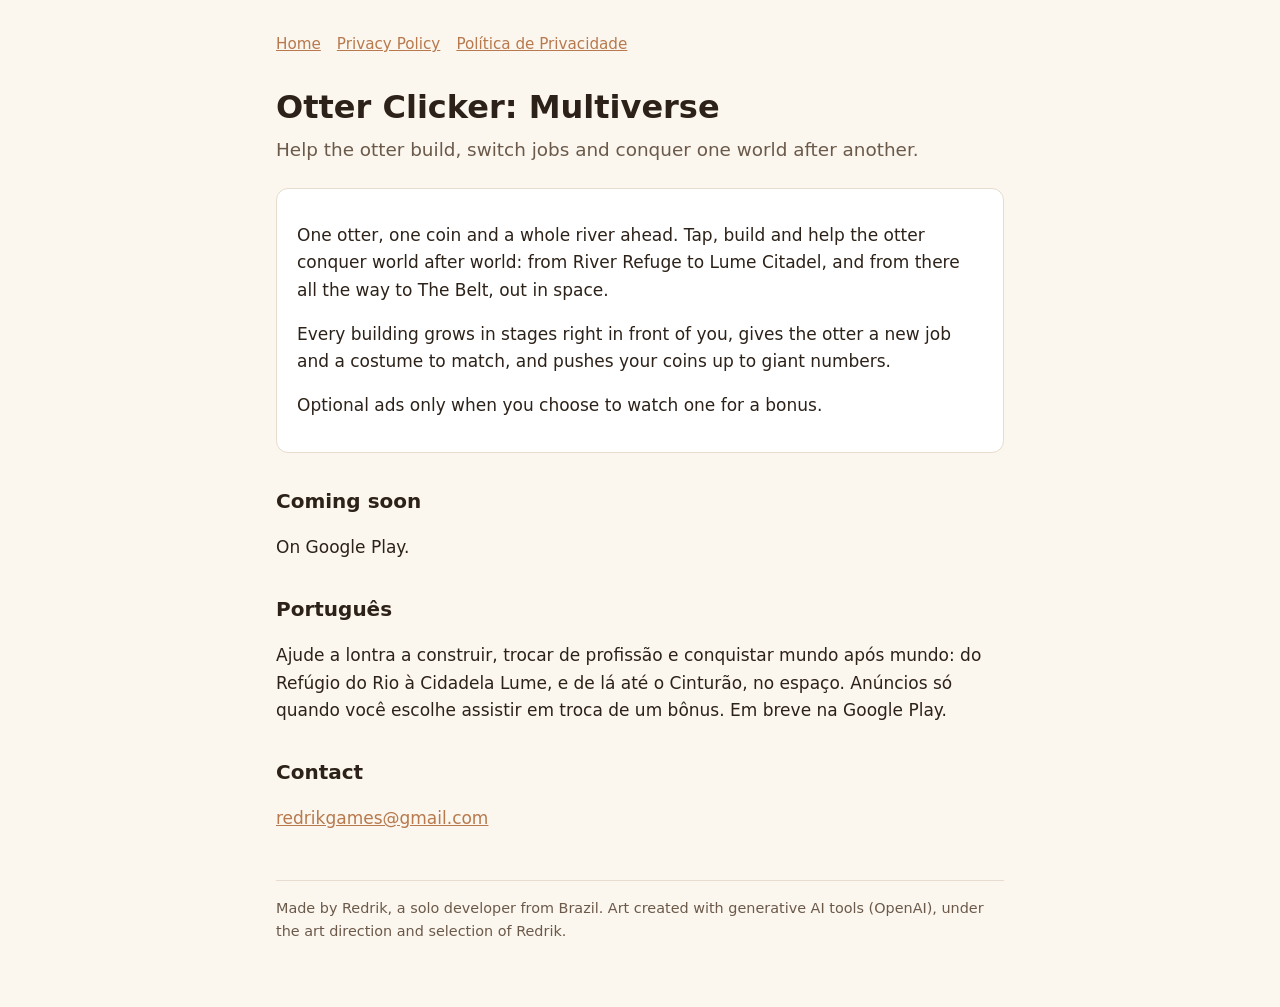
<file: index.html>
<!doctype html>
<html lang="en">
<head>
  <meta charset="utf-8">
  <meta name="viewport" content="width=device-width, initial-scale=1">
  <title>Otter Clicker: Multiverse</title>
  <meta name="description" content="Help the otter build, switch jobs and conquer one world after another.">
  <link rel="stylesheet" href="style.css">
</head>
<body>
<main>
  <nav>
    <a href="index.html">Home</a>
    <a href="privacy.html">Privacy Policy</a>
    <a href="privacidade.html">Política de Privacidade</a>
  </nav>

  <h1>Otter Clicker: Multiverse</h1>
  <p class="tagline">Help the otter build, switch jobs and conquer one world after another.</p>

  <div class="card">
    <p>One otter, one coin and a whole river ahead. Tap, build and help the otter conquer world after world: from River Refuge to Lume Citadel, and from there all the way to The Belt, out in space.</p>
    <p>Every building grows in stages right in front of you, gives the otter a new job and a costume to match, and pushes your coins up to giant numbers.</p>
    <p>Optional ads only when you choose to watch one for a bonus.</p>
  </div>

  <h2>Coming soon</h2>
  <p>On Google Play.</p>

  <h2>Português</h2>
  <p>Ajude a lontra a construir, trocar de profissão e conquistar mundo após mundo: do Refúgio do Rio à Cidadela Lume, e de lá até o Cinturão, no espaço. Anúncios só quando você escolhe assistir em troca de um bônus. Em breve na Google Play.</p>

  <h2>Contact</h2>
  <p><a href="mailto:redrikgames@gmail.com">redrikgames@gmail.com</a></p>

  <footer>
    Made by Redrik, a solo developer from Brazil. Art created with generative AI tools (OpenAI), under the art direction and selection of Redrik.
  </footer>
</main>
</body>
</html>
</file>
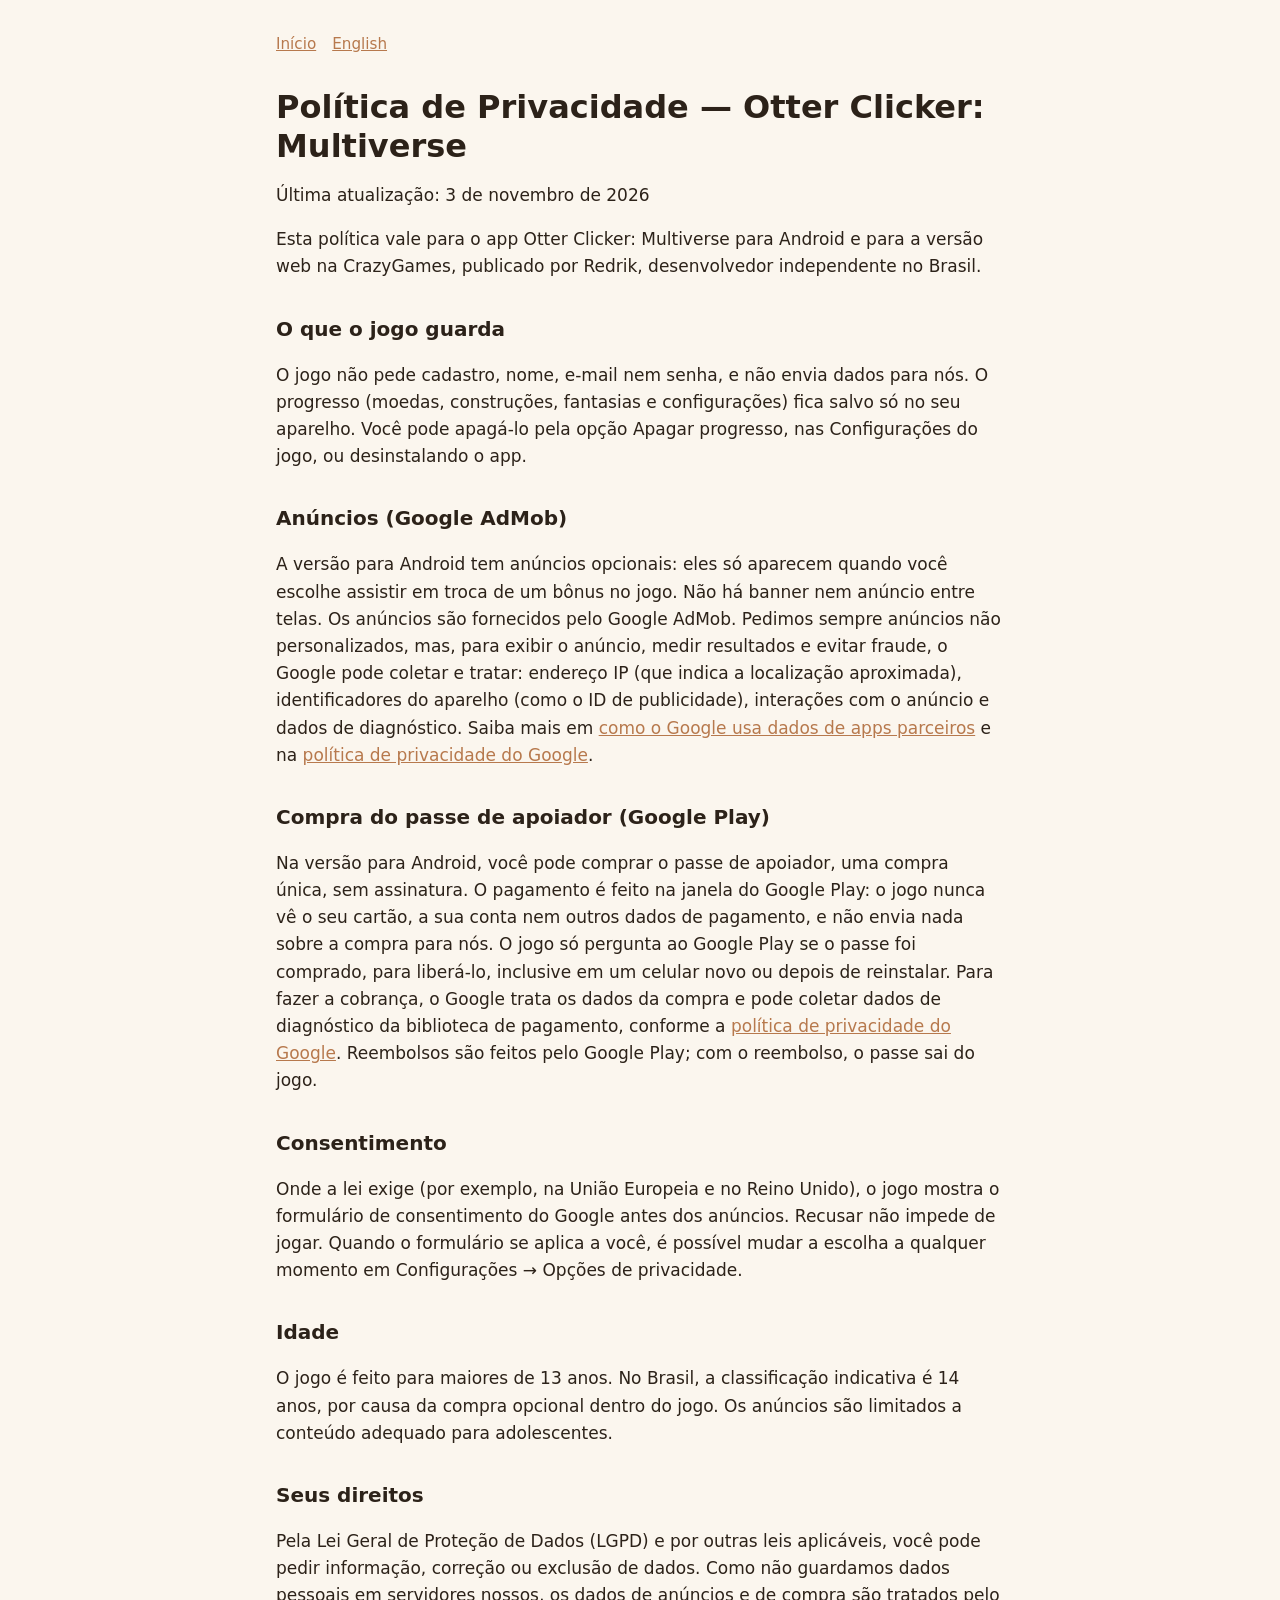
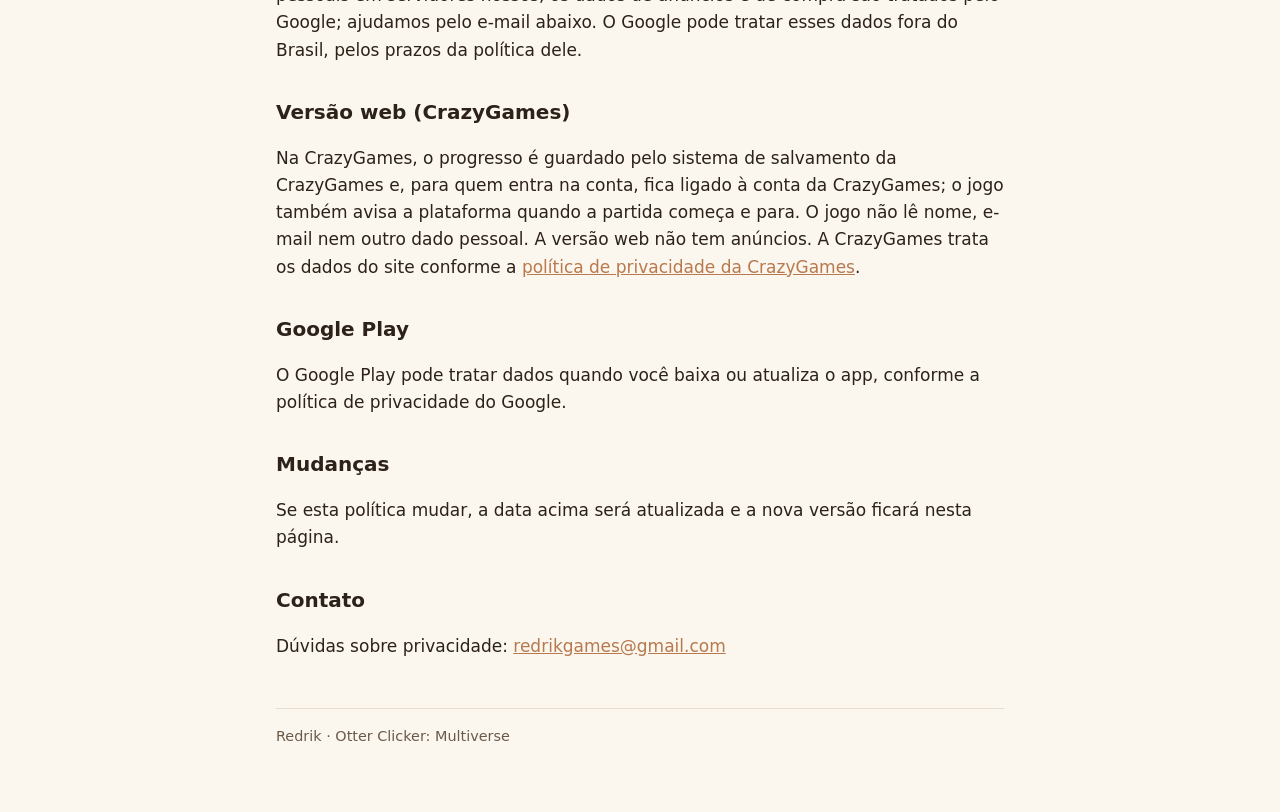
<file: privacidade.html>
<!doctype html>
<html lang="pt-BR">
<head>
  <meta charset="utf-8">
  <meta name="viewport" content="width=device-width, initial-scale=1">
  <title>Política de Privacidade — Otter Clicker: Multiverse</title>
  <link rel="stylesheet" href="style.css">
</head>
<body>
<main>
  <nav>
    <a href="index.html">Início</a>
    <a href="privacy.html">English</a>
  </nav>

  <h1>Política de Privacidade — Otter Clicker: Multiverse</h1>
  <p>Última atualização: 3 de novembro de 2026</p>

  <p>Esta política vale para o app Otter Clicker: Multiverse para Android e para a versão web na CrazyGames, publicado por Redrik, desenvolvedor independente no Brasil.</p>

  <h2>O que o jogo guarda</h2>
  <p>O jogo não pede cadastro, nome, e-mail nem senha, e não envia dados para nós. O progresso (moedas, construções, fantasias e configurações) fica salvo só no seu aparelho. Você pode apagá-lo pela opção Apagar progresso, nas Configurações do jogo, ou desinstalando o app.</p>

  <h2>Anúncios (Google AdMob)</h2>
  <p>A versão para Android tem anúncios opcionais: eles só aparecem quando você escolhe assistir em troca de um bônus no jogo. Não há banner nem anúncio entre telas. Os anúncios são fornecidos pelo Google AdMob. Pedimos sempre anúncios não personalizados, mas, para exibir o anúncio, medir resultados e evitar fraude, o Google pode coletar e tratar: endereço IP (que indica a localização aproximada), identificadores do aparelho (como o ID de publicidade), interações com o anúncio e dados de diagnóstico. Saiba mais em <a href="https://policies.google.com/technologies/partner-sites?hl=pt-BR">como o Google usa dados de apps parceiros</a> e na <a href="https://policies.google.com/privacy?hl=pt-BR">política de privacidade do Google</a>.</p>

  <h2>Compra do passe de apoiador (Google Play)</h2>
  <p>Na versão para Android, você pode comprar o passe de apoiador, uma compra única, sem assinatura. O pagamento é feito na janela do Google Play: o jogo nunca vê o seu cartão, a sua conta nem outros dados de pagamento, e não envia nada sobre a compra para nós. O jogo só pergunta ao Google Play se o passe foi comprado, para liberá-lo, inclusive em um celular novo ou depois de reinstalar. Para fazer a cobrança, o Google trata os dados da compra e pode coletar dados de diagnóstico da biblioteca de pagamento, conforme a <a href="https://policies.google.com/privacy?hl=pt-BR">política de privacidade do Google</a>. Reembolsos são feitos pelo Google Play; com o reembolso, o passe sai do jogo.</p>

  <h2>Consentimento</h2>
  <p>Onde a lei exige (por exemplo, na União Europeia e no Reino Unido), o jogo mostra o formulário de consentimento do Google antes dos anúncios. Recusar não impede de jogar. Quando o formulário se aplica a você, é possível mudar a escolha a qualquer momento em Configurações → Opções de privacidade.</p>

  <h2>Idade</h2>
  <p>O jogo é feito para maiores de 13 anos. No Brasil, a classificação indicativa é 14 anos, por causa da compra opcional dentro do jogo. Os anúncios são limitados a conteúdo adequado para adolescentes.</p>

  <h2>Seus direitos</h2>
  <p>Pela Lei Geral de Proteção de Dados (LGPD) e por outras leis aplicáveis, você pode pedir informação, correção ou exclusão de dados. Como não guardamos dados pessoais em servidores nossos, os dados de anúncios e de compra são tratados pelo Google; ajudamos pelo e-mail abaixo. O Google pode tratar esses dados fora do Brasil, pelos prazos da política dele.</p>

  <h2>Versão web (CrazyGames)</h2>
  <p>Na CrazyGames, o progresso é guardado pelo sistema de salvamento da CrazyGames e, para quem entra na conta, fica ligado à conta da CrazyGames; o jogo também avisa a plataforma quando a partida começa e para. O jogo não lê nome, e-mail nem outro dado pessoal. A versão web não tem anúncios. A CrazyGames trata os dados do site conforme a <a href="https://www.crazygames.com/privacy-policy">política de privacidade da CrazyGames</a>.</p>

  <h2>Google Play</h2>
  <p>O Google Play pode tratar dados quando você baixa ou atualiza o app, conforme a política de privacidade do Google.</p>

  <h2>Mudanças</h2>
  <p>Se esta política mudar, a data acima será atualizada e a nova versão ficará nesta página.</p>

  <h2>Contato</h2>
  <p>Dúvidas sobre privacidade: <a href="mailto:redrikgames@gmail.com">redrikgames@gmail.com</a></p>

  <footer>Redrik · Otter Clicker: Multiverse</footer>
</main>
</body>
</html>
</file>
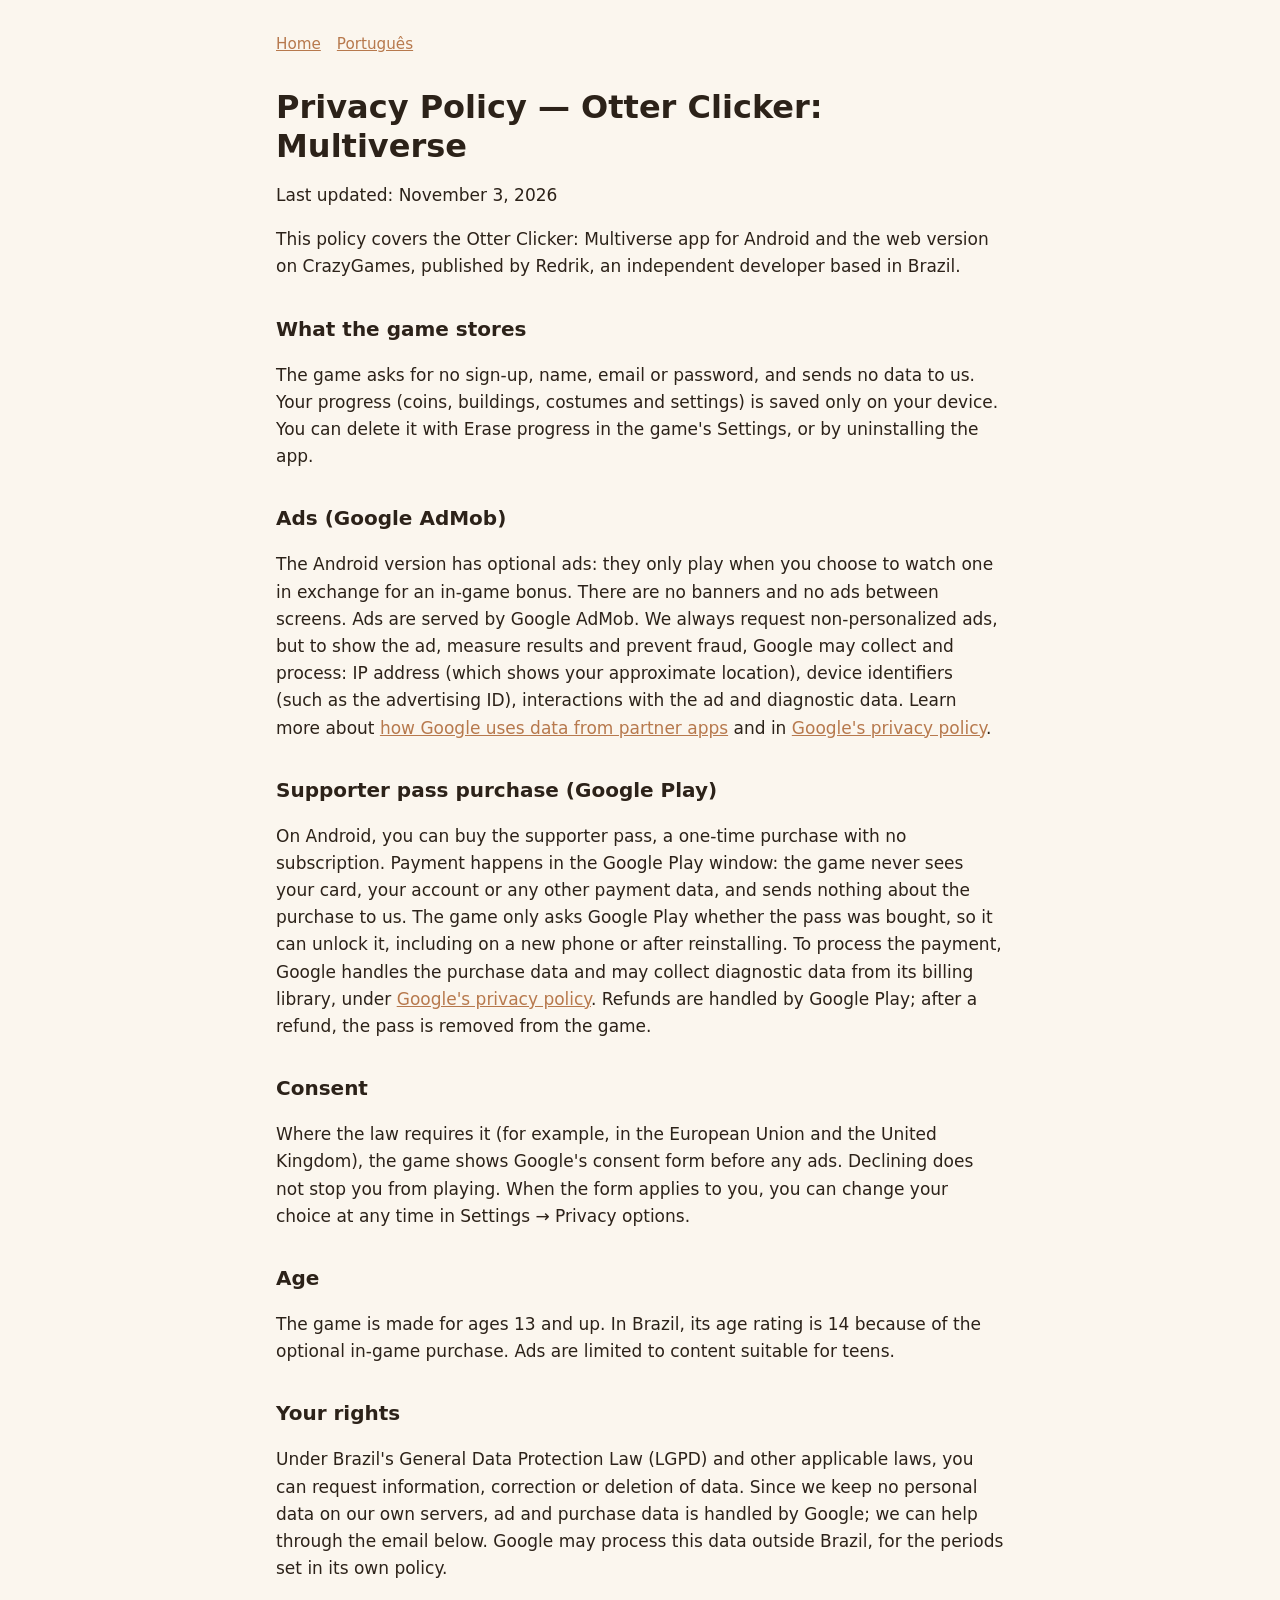
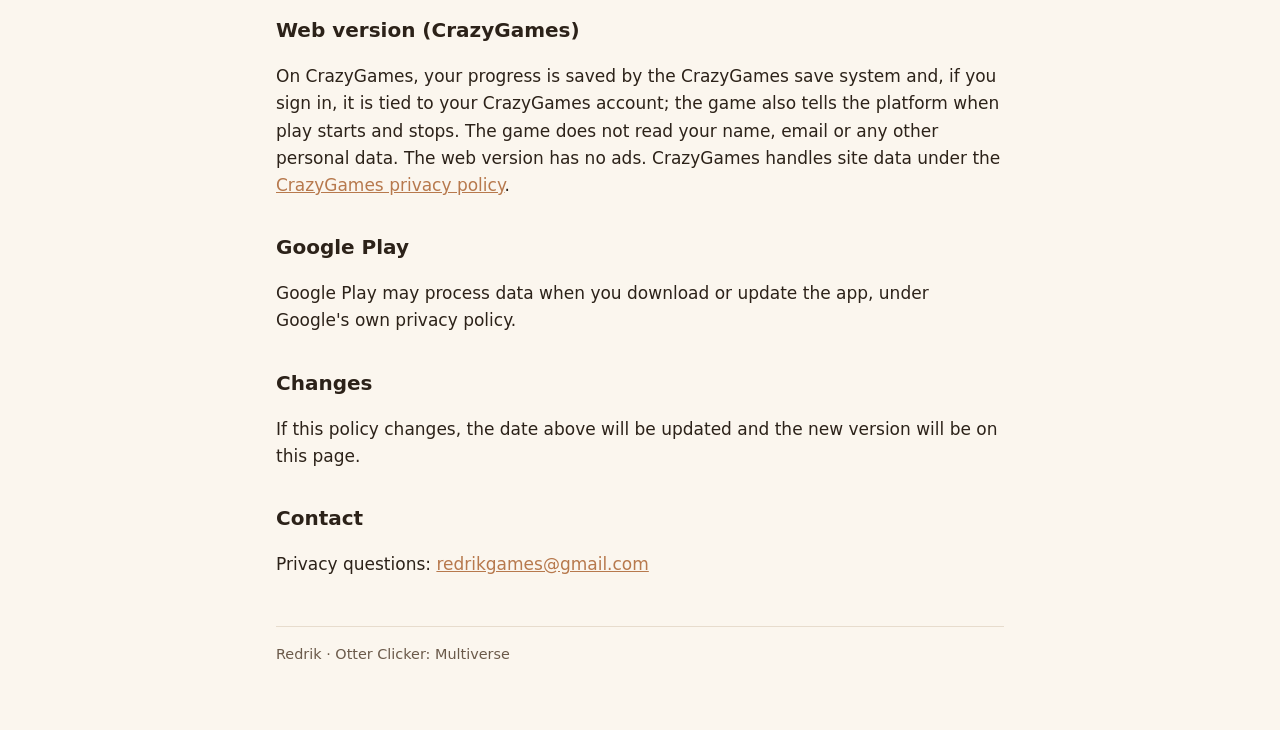
<file: privacy.html>
<!doctype html>
<html lang="en">
<head>
  <meta charset="utf-8">
  <meta name="viewport" content="width=device-width, initial-scale=1">
  <title>Privacy Policy — Otter Clicker: Multiverse</title>
  <link rel="stylesheet" href="style.css">
</head>
<body>
<main>
  <nav>
    <a href="index.html">Home</a>
    <a href="privacidade.html">Português</a>
  </nav>

  <h1>Privacy Policy — Otter Clicker: Multiverse</h1>
  <p>Last updated: November 3, 2026</p>

  <p>This policy covers the Otter Clicker: Multiverse app for Android and the web version on CrazyGames, published by Redrik, an independent developer based in Brazil.</p>

  <h2>What the game stores</h2>
  <p>The game asks for no sign-up, name, email or password, and sends no data to us. Your progress (coins, buildings, costumes and settings) is saved only on your device. You can delete it with Erase progress in the game's Settings, or by uninstalling the app.</p>

  <h2>Ads (Google AdMob)</h2>
  <p>The Android version has optional ads: they only play when you choose to watch one in exchange for an in-game bonus. There are no banners and no ads between screens. Ads are served by Google AdMob. We always request non-personalized ads, but to show the ad, measure results and prevent fraud, Google may collect and process: IP address (which shows your approximate location), device identifiers (such as the advertising ID), interactions with the ad and diagnostic data. Learn more about <a href="https://policies.google.com/technologies/partner-sites">how Google uses data from partner apps</a> and in <a href="https://policies.google.com/privacy">Google's privacy policy</a>.</p>

  <h2>Supporter pass purchase (Google Play)</h2>
  <p>On Android, you can buy the supporter pass, a one-time purchase with no subscription. Payment happens in the Google Play window: the game never sees your card, your account or any other payment data, and sends nothing about the purchase to us. The game only asks Google Play whether the pass was bought, so it can unlock it, including on a new phone or after reinstalling. To process the payment, Google handles the purchase data and may collect diagnostic data from its billing library, under <a href="https://policies.google.com/privacy">Google's privacy policy</a>. Refunds are handled by Google Play; after a refund, the pass is removed from the game.</p>

  <h2>Consent</h2>
  <p>Where the law requires it (for example, in the European Union and the United Kingdom), the game shows Google's consent form before any ads. Declining does not stop you from playing. When the form applies to you, you can change your choice at any time in Settings → Privacy options.</p>

  <h2>Age</h2>
  <p>The game is made for ages 13 and up. In Brazil, its age rating is 14 because of the optional in-game purchase. Ads are limited to content suitable for teens.</p>

  <h2>Your rights</h2>
  <p>Under Brazil's General Data Protection Law (LGPD) and other applicable laws, you can request information, correction or deletion of data. Since we keep no personal data on our own servers, ad and purchase data is handled by Google; we can help through the email below. Google may process this data outside Brazil, for the periods set in its own policy.</p>

  <h2>Web version (CrazyGames)</h2>
  <p>On CrazyGames, your progress is saved by the CrazyGames save system and, if you sign in, it is tied to your CrazyGames account; the game also tells the platform when play starts and stops. The game does not read your name, email or any other personal data. The web version has no ads. CrazyGames handles site data under the <a href="https://www.crazygames.com/privacy-policy">CrazyGames privacy policy</a>.</p>

  <h2>Google Play</h2>
  <p>Google Play may process data when you download or update the app, under Google's own privacy policy.</p>

  <h2>Changes</h2>
  <p>If this policy changes, the date above will be updated and the new version will be on this page.</p>

  <h2>Contact</h2>
  <p>Privacy questions: <a href="mailto:redrikgames@gmail.com">redrikgames@gmail.com</a></p>

  <footer>Redrik · Otter Clicker: Multiverse</footer>
</main>
</body>
</html>
</file>
<file: style.css>
:root {
  --bg: #fbf6ee;
  --text: #2c2219;
  --muted: #6b5a4a;
  --accent: #b7794d;
  --card: #ffffff;
  --line: #e7dccd;
}
@media (prefers-color-scheme: dark) {
  :root {
    --bg: #1d1712;
    --text: #f3ebe0;
    --muted: #bba994;
    --accent: #d89a6c;
    --card: #2a221b;
    --line: #3d3228;
  }
}
* { box-sizing: border-box; }
body {
  margin: 0;
  background: var(--bg);
  color: var(--text);
  font: 17px/1.6 system-ui, -apple-system, "Segoe UI", Roboto, sans-serif;
}
main { max-width: 760px; margin: 0 auto; padding: 32px 16px 64px; }
h1 { font-size: 2rem; line-height: 1.2; margin: 0 0 8px; }
h2 { font-size: 1.25rem; margin-top: 2rem; }
a { color: var(--accent); }
.tagline { color: var(--muted); font-size: 1.15rem; margin: 0 0 24px; }
.card { background: var(--card); border: 1px solid var(--line); border-radius: 12px; padding: 16px 20px; margin: 16px 0; }
nav { display: flex; gap: 16px; flex-wrap: wrap; margin-bottom: 32px; font-size: 0.95rem; }
footer { color: var(--muted); font-size: 0.9rem; margin-top: 48px; border-top: 1px solid var(--line); padding-top: 16px; }
.draft { background: #fff3cd; color: #5c4400; border-radius: 8px; padding: 8px 12px; font-size: 0.9rem; }
</file>
